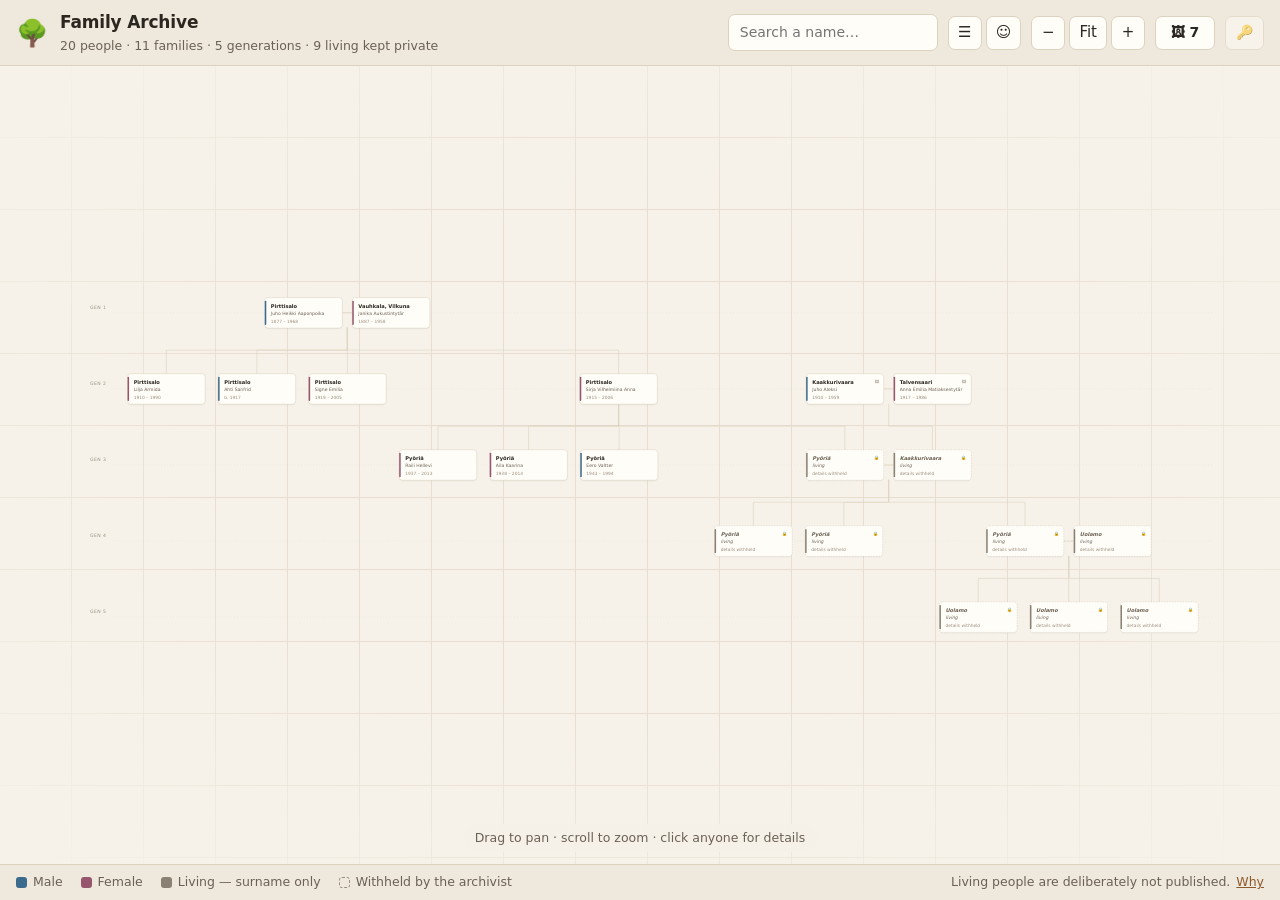
<file: docs/index.html>
<!doctype html>
<html lang="en">
<head>
<meta charset="utf-8">
<meta name="viewport" content="width=device-width, initial-scale=1, viewport-fit=cover">
<title>Family Archive — the tree</title>
<meta name="description" content="An interactive family tree built from a curated GEDCOM. Living people are shown by surname only.">
<meta name="robots" content="noindex, noarchive">
<link rel="icon" href="data:image/svg+xml,<svg xmlns='http://www.w3.org/2000/svg' viewBox='0 0 32 32'><text y='26' font-size='26'>🌳</text></svg>">
<link rel="stylesheet" href="./styles.css">
</head>
<body>

<header class="topbar">
  <div class="brand">
    <span class="brand-mark" aria-hidden="true">🌳</span>
    <div>
      <h1>Family Archive</h1>
      <p class="brand-sub" id="subtitle">Loading the tree…</p>
    </div>
  </div>

  <div class="controls">
    <div class="search">
      <input type="search" id="search" placeholder="Search a name…" autocomplete="off"
             aria-label="Search for a person" spellcheck="false">
      <ul id="results" class="results" role="listbox" hidden></ul>
    </div>
    <div class="zoom" role="group" aria-label="View">
      <button type="button" id="view-compact" title="Compact cards">☰</button>
      <button type="button" id="view-portrait" title="Cards with photographs">☺</button>
    </div>
    <div class="zoom" role="group" aria-label="Zoom">
      <button type="button" id="zoom-out" title="Zoom out">−</button>
      <button type="button" id="zoom-fit" title="Fit the whole tree">Fit</button>
      <button type="button" id="zoom-in" title="Zoom in">+</button>
    </div>
  </div>
</header>

<main id="stage" class="stage" tabindex="0" aria-label="Family tree, drag to pan and scroll to zoom">
  <svg id="tree" role="img" aria-labelledby="tree-title">
    <title id="tree-title">Family tree diagram</title>
    <defs>
      <!-- userSpaceOnUse resolves in the card's own coordinates, so one
           definition clips every portrait wherever its card ends up. -->
      <clipPath id="face-clip" clipPathUnits="userSpaceOnUse">
        <circle cx="102" cy="44" r="30"></circle>
      </clipPath>
    </defs>
    <g id="viewport">
      <g id="layer-links"></g>
      <g id="layer-nodes"></g>
    </g>
  </svg>

  <p class="hint" id="hint">Drag to pan · scroll to zoom · click anyone for details</p>
  <div class="loading" id="loading">Loading…</div>
</main>

<aside class="panel" id="panel" hidden aria-live="polite">
  <button type="button" class="panel-close" id="panel-close" aria-label="Close details">×</button>
  <div id="panel-body"></div>
</aside>

<footer class="legend">
  <span class="key"><i class="swatch swatch-m"></i>Male</span>
  <span class="key"><i class="swatch swatch-f"></i>Female</span>
  <span class="key"><i class="swatch swatch-living"></i>Living — surname only</span>
  <span class="key"><i class="swatch swatch-withheld"></i>Withheld by the archivist</span>
  <span class="key note" id="privacy-note">
    Living people are deliberately not published. <a href="./privacy.html">Why</a>
  </span>
</footer>

<script src="./visibility.js"></script>
<script src="./app.js"></script>
<script src="./editor.js"></script>
</body>
</html>
</file>
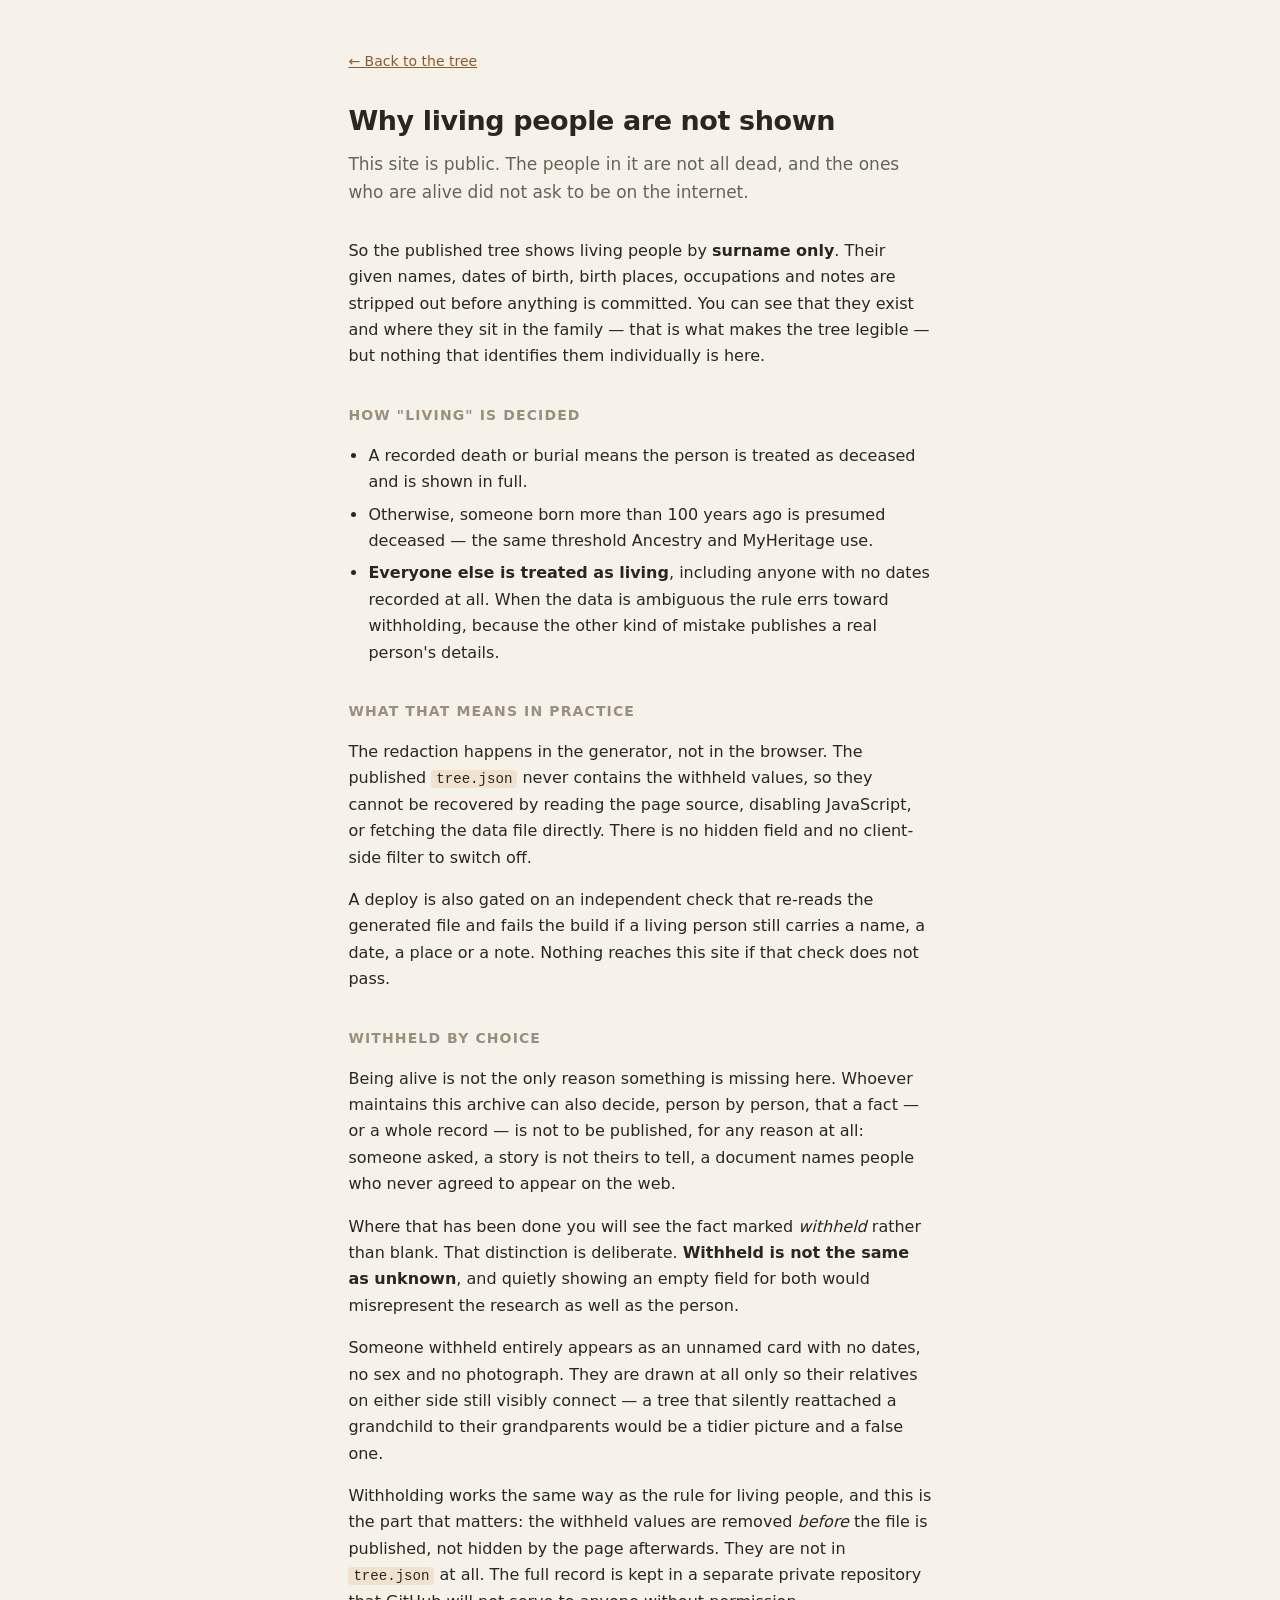
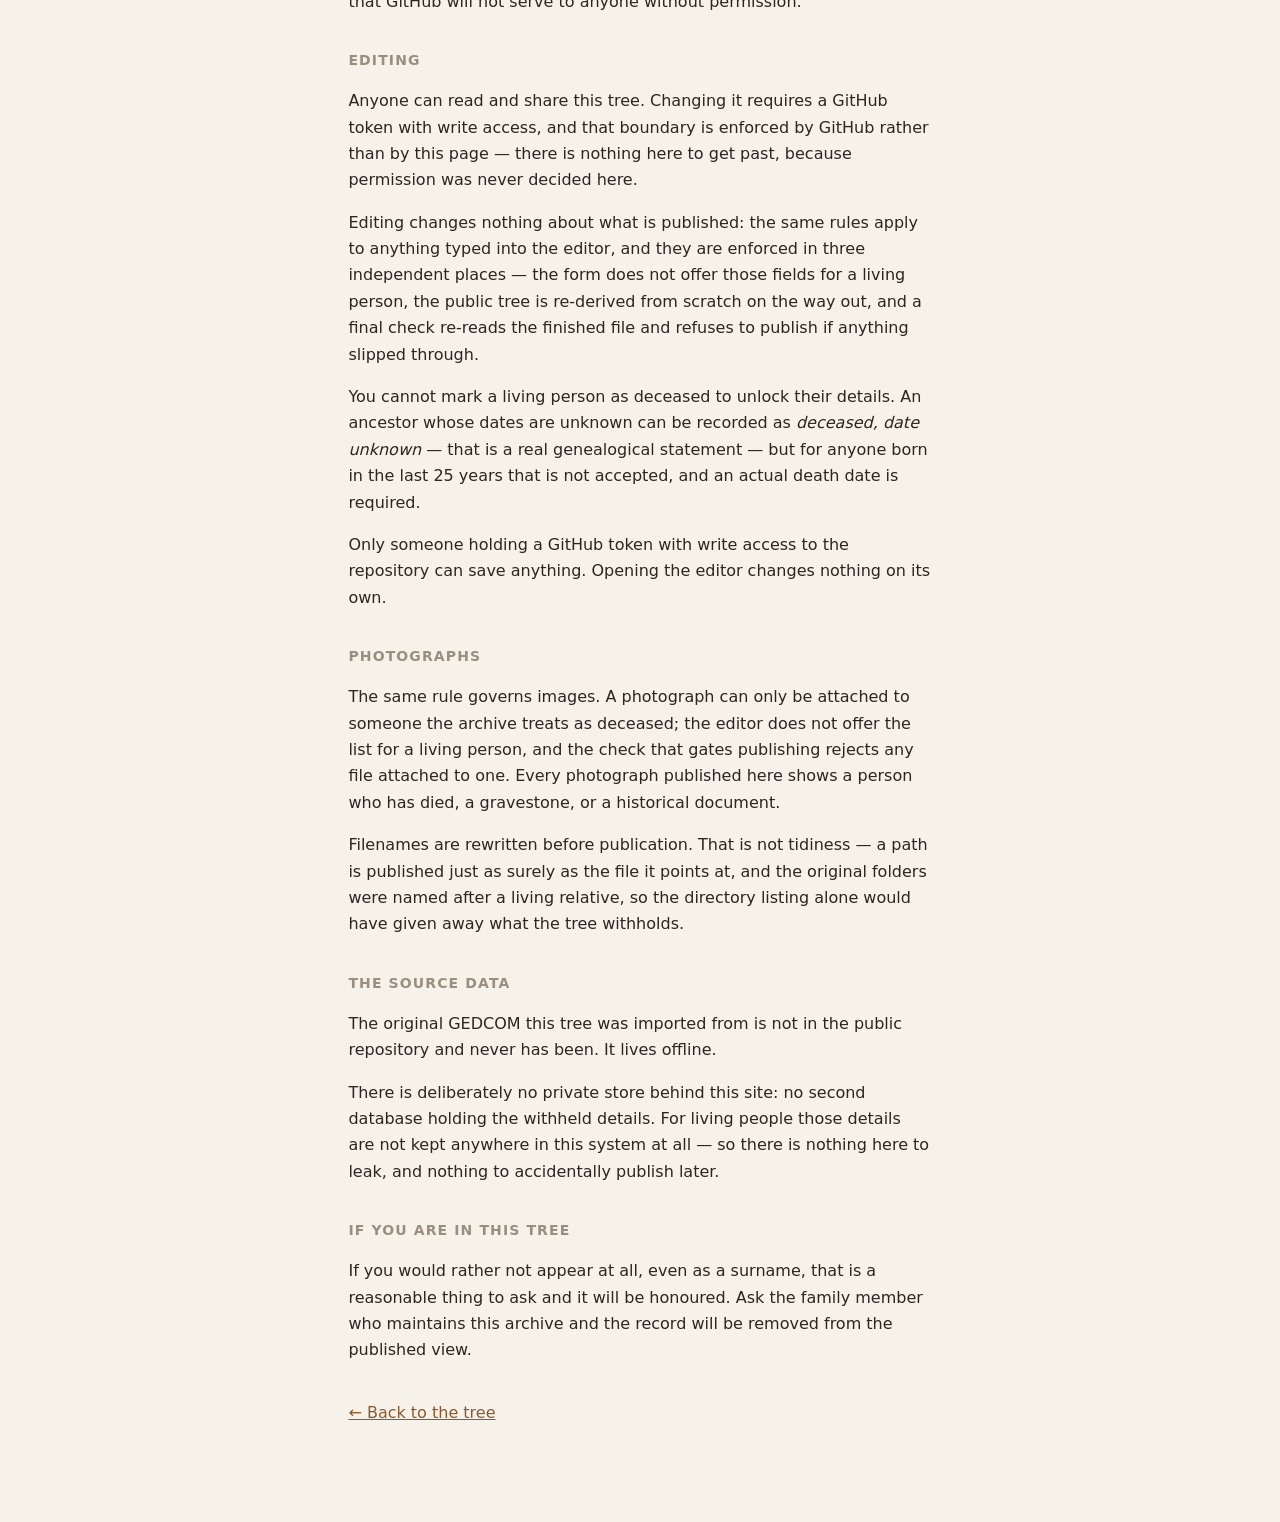
<file: docs/privacy.html>
<!doctype html>
<html lang="en">
<head>
<meta charset="utf-8">
<meta name="viewport" content="width=device-width, initial-scale=1">
<title>Why living people are not shown — Family Archive</title>
<meta name="robots" content="noindex, noarchive">
<link rel="icon" href="data:image/svg+xml,<svg xmlns='http://www.w3.org/2000/svg' viewBox='0 0 32 32'><text y='26' font-size='26'>🌳</text></svg>">
<link rel="stylesheet" href="./styles.css">
<style>
  /* This page is prose, not a canvas — override the app's fixed-height shell. */
  body { display: block; overflow: auto; }
  .prose {
    max-width: 62ch;
    margin: 0 auto;
    padding: 48px 24px 80px;
    font-size: 16px;
    line-height: 1.65;
  }
  .prose h1 { font-size: 27px; letter-spacing: -.015em; margin: 0 0 6px; }
  .prose .lede { color: var(--ink-soft); margin: 0 0 32px; font-size: 17px; }
  .prose h2 {
    font-size: 14px; text-transform: uppercase; letter-spacing: .08em;
    color: var(--ink-faint); margin: 34px 0 8px;
  }
  .prose p, .prose li { color: var(--ink); }
  .prose ul { padding-left: 20px; }
  .prose li { margin-bottom: 6px; }
  .prose a { color: var(--accent); }
  .prose code {
    font-family: ui-monospace, SFMono-Regular, Menlo, monospace;
    font-size: .88em;
    background: var(--accent-soft);
    padding: 1px 5px;
    border-radius: 4px;
  }
  .back { display: inline-block; margin-bottom: 26px; font-size: 14px; }
</style>
</head>
<body>
<div class="prose">

  <a class="back" href="./">← Back to the tree</a>

  <h1>Why living people are not shown</h1>
  <p class="lede">
    This site is public. The people in it are not all dead, and the ones who are
    alive did not ask to be on the internet.
  </p>

  <p>
    So the published tree shows living people by <strong>surname only</strong>.
    Their given names, dates of birth, birth places, occupations and notes are
    stripped out before anything is committed. You can see that they exist and
    where they sit in the family — that is what makes the tree legible — but
    nothing that identifies them individually is here.
  </p>

  <h2>How "living" is decided</h2>
  <ul>
    <li>A recorded death or burial means the person is treated as deceased and
      is shown in full.</li>
    <li>Otherwise, someone born more than 100 years ago is presumed deceased —
      the same threshold Ancestry and MyHeritage use.</li>
    <li><strong>Everyone else is treated as living</strong>, including anyone
      with no dates recorded at all. When the data is ambiguous the rule errs
      toward withholding, because the other kind of mistake publishes a real
      person's details.</li>
  </ul>

  <h2>What that means in practice</h2>
  <p>
    The redaction happens in the generator, not in the browser. The published
    <code>tree.json</code> never contains the withheld values, so they cannot be
    recovered by reading the page source, disabling JavaScript, or fetching the
    data file directly. There is no hidden field and no client-side filter to
    switch off.
  </p>
  <p>
    A deploy is also gated on an independent check that re-reads the generated
    file and fails the build if a living person still carries a name, a date, a
    place or a note. Nothing reaches this site if that check does not pass.
  </p>

  <h2>Withheld by choice</h2>
  <p>
    Being alive is not the only reason something is missing here. Whoever
    maintains this archive can also decide, person by person, that a fact — or a
    whole record — is not to be published, for any reason at all: someone asked,
    a story is not theirs to tell, a document names people who never agreed to
    appear on the web.
  </p>
  <p>
    Where that has been done you will see the fact marked <em>withheld</em>
    rather than blank. That distinction is deliberate. <strong>Withheld is not
    the same as unknown</strong>, and quietly showing an empty field for both
    would misrepresent the research as well as the person.
  </p>
  <p>
    Someone withheld entirely appears as an unnamed card with no dates, no sex
    and no photograph. They are drawn at all only so their relatives on either
    side still visibly connect — a tree that silently reattached a grandchild to
    their grandparents would be a tidier picture and a false one.
  </p>
  <p>
    Withholding works the same way as the rule for living people, and this is
    the part that matters: the withheld values are removed <em>before</em> the
    file is published, not hidden by the page afterwards. They are not in
    <code>tree.json</code> at all. The full record is kept in a separate private
    repository that GitHub will not serve to anyone without permission.
  </p>

  <h2>Editing</h2>
  <p>
    Anyone can read and share this tree. Changing it requires a GitHub token
    with write access, and that boundary is enforced by GitHub rather than by
    this page — there is nothing here to get past, because permission was never
    decided here.
  </p>
  <p>
    Editing changes nothing about what is published: the same rules apply to
    anything typed into the editor, and they are enforced in three independent
    places — the form does not offer those fields for a living person, the
    public tree is re-derived from scratch on the way out, and a final check
    re-reads the finished file and refuses to publish if anything slipped
    through.
  </p>
  <p>
    You cannot mark a living person as deceased to unlock their details. An
    ancestor whose dates are unknown can be recorded as
    <em>deceased, date unknown</em> — that is a real genealogical statement —
    but for anyone born in the last 25 years that is not accepted, and an actual
    death date is required.
  </p>
  <p>
    Only someone holding a GitHub token with write access to the repository can
    save anything. Opening the editor changes nothing on its own.
  </p>

  <h2>Photographs</h2>
  <p>
    The same rule governs images. A photograph can only be attached to someone
    the archive treats as deceased; the editor does not offer the list for a
    living person, and the check that gates publishing rejects any file attached
    to one. Every photograph published here shows a person who has died, a
    gravestone, or a historical document.
  </p>
  <p>
    Filenames are rewritten before publication. That is not tidiness — a path is
    published just as surely as the file it points at, and the original folders
    were named after a living relative, so the directory listing alone would have
    given away what the tree withholds.
  </p>

  <h2>The source data</h2>
  <p>
    The original GEDCOM this tree was imported from is not in the public
    repository and never has been. It lives offline.
  </p>
  <p>
    There is deliberately no private store behind this site: no second database
    holding the withheld details. For living people those details are not kept
    anywhere in this system at all — so there is nothing here to leak, and
    nothing to accidentally publish later.
  </p>

  <h2>If you are in this tree</h2>
  <p>
    If you would rather not appear at all, even as a surname, that is a
    reasonable thing to ask and it will be honoured. Ask the family member who
    maintains this archive and the record will be removed from the published
    view.
  </p>

  <p style="margin-top:36px"><a href="./">← Back to the tree</a></p>
</div>
</body>
</html>
</file>
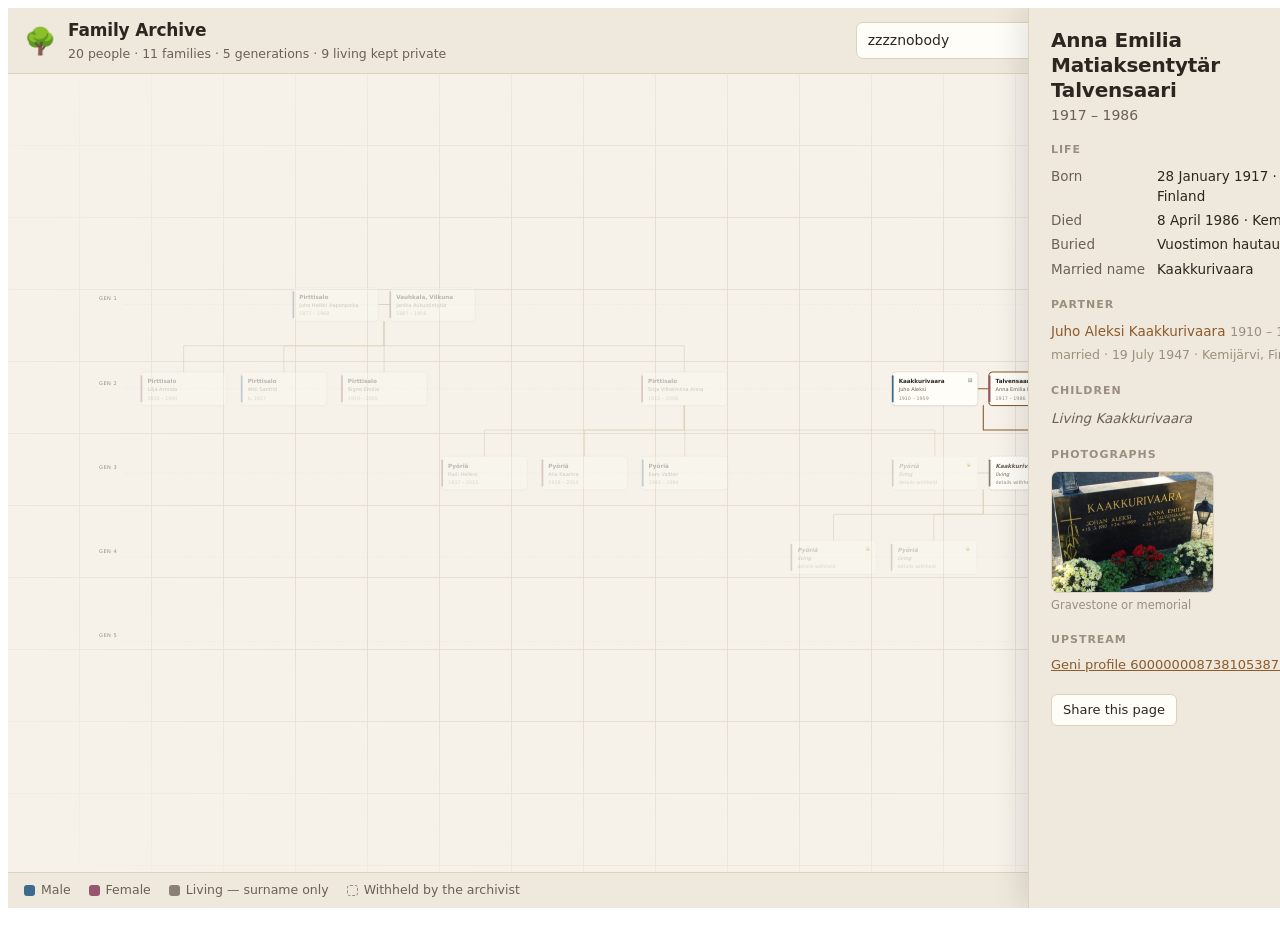
<file: tools/drivertest.html>
<!doctype html>
<meta charset="utf-8">
<title>PENDING</title>
<!-- Browser test for the published tree. Lives outside site/ so it is never
     deployed, but stays same-origin with it when the repo root is served:

       python3 -m http.server 8123
       google-chrome --headless=new --disable-gpu --virtual-time-budget=20000 \
         --dump-dom http://127.0.0.1:8123/tools/drivertest.html | grep -o '<title>[^<]*'

     It drives the real page — real MouseEvents on real elements — rather than
     testing the module in isolation, and asserts that no living person's data
     reaches the rendered output. -->
<iframe id="f" src="../docs/index.html" style="width:1400px;height:900px;border:0"></iframe>
<pre id="log"></pre>
<script>
const SUITE = 'drivertest';
const results = [];
const ok = (name, cond, extra = '') =>
  results.push(`${cond ? 'PASS' : 'FAIL'}  ${name}${extra ? ' :: ' + extra : ''}`);

const sleep = (ms) => new Promise((r) => setTimeout(r, ms));

// Click the way the page actually receives it: a real bubbling MouseEvent on
// the element, not a synthetic .click() on a wrapper.
function realClick(el, win) {
  const r = el.getBoundingClientRect();
  for (const type of ['pointerdown', 'mousedown', 'pointerup', 'mouseup', 'click']) {
    el.dispatchEvent(new win.MouseEvent(type, {
      bubbles: true, cancelable: true, view: win,
      clientX: r.left + r.width / 2, clientY: r.top + r.height / 2,
    }));
  }
}

(async function run() {
  const frame = document.getElementById('f');
  await new Promise((r) => frame.addEventListener('load', r, { once: true }));
  const win = frame.contentWindow;
  const doc = frame.contentDocument;

  // Wait for the async boot (fetch + layout + render) to finish.
  for (let i = 0; i < 80 && !doc.querySelector('.node'); i++) await sleep(50);

  const nodes = [...doc.querySelectorAll('.node')];
  ok('renders every person', nodes.length === 20, `got ${nodes.length}`);
  ok('loading indicator removed', !doc.getElementById('loading'));

  // ── a deceased person opens with full detail ──────────────────────────────
  const deceased = nodes.find((n) => !n.classList.contains('living'));
  realClick(deceased, win);
  await sleep(60);
  const panel = doc.getElementById('panel');
  ok('click opens the detail panel', !panel.hasAttribute('hidden'));
  const h2 = panel.querySelector('h2');
  ok('panel names the person', !!h2 && h2.textContent.trim().length > 0,
     h2 && h2.textContent);
  ok('deceased panel has no redaction notice', !panel.querySelector('.redacted'));
  ok('selection highlights the node', deceased.classList.contains('selected'));
  ok('unrelated nodes dim', doc.querySelectorAll('.node.dimmed').length > 0);

  // ── relative links navigate ───────────────────────────────────────────────
  const link = panel.querySelector('[data-goto]');
  if (link) {
    const before = panel.querySelector('h2').textContent;
    realClick(link, win);
    await sleep(60);
    ok('relative link navigates', panel.querySelector('h2').textContent !== before);
  } else {
    ok('relative link navigates', false, 'no relative link found');
  }

  // ── a living person is masked, in the card and in the panel ───────────────
  const living = nodes.find((n) => n.classList.contains('living'));
  realClick(living, win);
  await sleep(60);
  ok('living panel explains the redaction', !!panel.querySelector('.redacted'));
  ok('living panel shows no Born row',
     ![...panel.querySelectorAll('dt')].some((d) => d.textContent === 'Born'));
  ok('living card name starts with the mask',
     living.querySelector('.nm').textContent.length > 0
     && living.textContent.includes('living'));

  // ── escape closes ─────────────────────────────────────────────────────────
  doc.dispatchEvent(new win.KeyboardEvent('keydown', { key: 'Escape', bubbles: true }));
  await sleep(60);
  ok('escape closes the panel', panel.hasAttribute('hidden'));
  ok('escape clears dimming', doc.querySelectorAll('.node.dimmed').length === 0);

  // ── search ────────────────────────────────────────────────────────────────
  const input = doc.getElementById('search');
  input.value = 'pirttisalo';
  input.dispatchEvent(new win.Event('input', { bubbles: true }));
  await sleep(60);
  const hits = [...doc.querySelectorAll('#results li[data-id]')];
  ok('search finds a surname', hits.length >= 4, `${hits.length} hits`);

  // Diacritic folding: "pyoria" must find "Pyöriä".
  input.value = 'pyoria';
  input.dispatchEvent(new win.Event('input', { bubbles: true }));
  await sleep(60);
  ok('search folds diacritics',
     doc.querySelectorAll('#results li[data-id]').length > 0);

  input.value = 'zzzznobody';
  input.dispatchEvent(new win.Event('input', { bubbles: true }));
  await sleep(60);
  ok('search handles no match', !!doc.querySelector('#results .r-empty'));

  // ── zoom actually changes the transform ───────────────────────────────────
  const vp = doc.getElementById('viewport');
  const t0 = vp.getAttribute('transform');
  realClick(doc.getElementById('zoom-in'), win);
  await sleep(60);
  const t1 = vp.getAttribute('transform');
  ok('zoom in changes the view', t0 !== t1);
  realClick(doc.getElementById('zoom-fit'), win);
  await sleep(60);
  ok('fit changes the view again', vp.getAttribute('transform') !== t1);

  const scale = parseFloat(/scale\(([-\d.]+)\)/.exec(vp.getAttribute('transform'))[1]);
  ok('fit scale is sane', scale > 0.15 && scale <= 1.25, `scale=${scale.toFixed(3)}`);

  // ── nothing about a living person may reach the output ────────────────────
  //
  // Checked structurally rather than against a list of names: writing the
  // children's real names into a public test file to assert they are absent
  // would leak exactly what it claims to protect. This also stays correct when
  // the family grows.
  const payload = await (await win.fetch('./data/tree.json')).json();
  const livingIds = new Set(payload.people.filter((p) => p.living).map((p) => p.id));
  ok('the payload has living people to protect', livingIds.size > 0,
     `${livingIds.size} living`);

  const fieldLeaks = payload.people.filter((p) => p.living).filter((p) =>
    p.given || p.married || p.nick || p.occupation || p.geniId
    || p.birth || p.death || p.burial
    || (p.aka && p.aka.length) || (p.notes && p.notes.length));
  ok('served payload holds no living person fields', fieldLeaks.length === 0,
     fieldLeaks.map((p) => p.id).join(','));

  ok('every living name is masked',
     payload.people.filter((p) => p.living).every((p) => /^Living\b/.test(p.name)));

  // A year anywhere on a living person's card would be a date that escaped.
  const livingCards = [...doc.querySelectorAll('.node.living')];
  const withYear = livingCards.filter((n) => /\b(1[89]|20)\d\d\b/.test(n.textContent));
  ok('no living card shows a year', withYear.length === 0,
     `${withYear.length} of ${livingCards.length}`);

  // Open every living person in turn and confirm the panel stays empty of facts.
  let badPanels = 0;
  for (const card of livingCards) {
    realClick(card, win);
    await sleep(25);
    const hasFacts = [...panel.querySelectorAll('dt')]
      .some((d) => ['Born', 'Died', 'Buried', 'Occupation', 'Known as']
        .includes(d.textContent));
    if (hasFacts || !panel.querySelector('.redacted')) badPanels++;
  }
  ok('every living panel withholds every fact', badPanels === 0,
     `${badPanels} of ${livingCards.length} wrong`);

  // And a deceased person must still show real detail, or the redaction has
  // simply eaten the whole site and the tests above would pass vacuously.
  const anyDeceased = nodes.find((n) => !n.classList.contains('living'));
  realClick(anyDeceased, win);
  await sleep(40);
  ok('deceased people still show real detail',
     [...panel.querySelectorAll('dt')].some((d) => d.textContent === 'Born'));

  // ── photographs ───────────────────────────────────────────────────────────
  const T = win.Tree;
  const media = T.media;
  ok('the photograph catalogue loads', (media.items || []).length > 0,
     `${(media.items || []).length} items`);
  ok('a gallery button appears', !!doc.getElementById('gallery-btn'));

  const withShots = payload.people.find((p) => (p.media || []).length);
  ok('at least one person has a photograph', !!withShots);
  if (withShots) {
    T.select(withShots.id);
    await sleep(80);
    ok('the panel shows the photographs',
       panel.querySelectorAll('.shot img').length === withShots.media.length);

    realClick(panel.querySelector('.shot img'), win);
    await sleep(80);
    const lb = doc.getElementById('lightbox');
    ok('clicking a photograph opens the lightbox', lb && !lb.hidden);
    ok('the lightbox shows a full image', !!lb.querySelector('figure img'));
    doc.dispatchEvent(new win.KeyboardEvent('keydown', { key: 'Escape', bubbles: true }));
    await sleep(60);
    ok('escape closes the lightbox', doc.getElementById('lightbox').hidden);
  }

  realClick(doc.getElementById('gallery-btn'), win);
  await sleep(100);
  const gal = doc.querySelector('.gallery');
  ok('the gallery lists every published photograph',
     gal && gal.querySelectorAll('.shot img').length === media.items.length,
     gal ? `${gal.querySelectorAll('.shot img').length}` : 'no gallery');
  doc.dispatchEvent(new win.KeyboardEvent('keydown', { key: 'Escape', bubbles: true }));
  await sleep(60);

  // No living person may be pictured, by any route.
  ok('no living person has a photograph',
     payload.people.filter((p) => p.living).every((p) => !(p.media || []).length));

  // Every published image must actually load, not 404 into a broken icon.
  let broken = 0;
  for (const m of media.items) {
    const r = await win.fetch('./media/' + m.file, { method: 'GET' });
    if (!r.ok) broken++;
  }
  ok('every catalogued image is actually served', broken === 0, `${broken} missing`);

  // ── what a guest can do ───────────────────────────────────────────────────

  // The portrait view is a relayout, not a stylesheet swap: the cards change
  // size, so everything must still be drawn and still be clickable.
  const compactCards = doc.querySelectorAll('.node').length;
  T.setViewMode('portrait');
  await sleep(160);
  ok('portrait view keeps every card',
     doc.querySelectorAll('.node').length === compactCards);
  ok('portrait view draws a face for everyone',
     doc.querySelectorAll('.node .face-ring').length === compactCards);

  // The one thing that must never happen: a living person's photograph.
  const livingFaces = [...doc.querySelectorAll('.node.living')]
    .filter((n) => n.querySelector('image.face')).length;
  ok('no living person is given a portrait image', livingFaces === 0);

  const anyPhoto = T.data.people.find((p) => !p.living && T.portraitFor(p));
  if (anyPhoto) {
    const node = [...doc.querySelectorAll('.node')]
      .find((n) => n.dataset.id === anyPhoto.id);
    ok('a deceased person with a portrait gets an image',
       !!node && !!node.querySelector('image.face'));
  } else {
    ok('a deceased person with a portrait gets an image', true, 'none in this tree');
  }

  T.setViewMode('compact');
  await sleep(160);
  ok('switching back restores the compact cards',
     doc.querySelectorAll('.node').length === compactCards
     && !doc.querySelector('.node .face-ring'));

  // Sharing: a link that names a person, and no more than that.
  const someone = T.data.people.find((p) => !p.living);
  T.select(someone.id);
  await sleep(80);
  const shareLink = T.shareUrl(someone.id);
  ok('a share link names the person',
     shareLink.includes(encodeURIComponent(someone.id)) || shareLink.includes(someone.id));
  ok('a share link never carries the private build flag',
     !/[?&]private=/.test(shareLink));
  ok('the address bar follows the selection',
     win.location.search.includes('person='));
  ok('the panel offers a share button', !!doc.getElementById('share-person'));

  T.setViewMode('portrait');
  await sleep(120);
  ok('a share link carries the card style', /[?&]view=portrait/.test(T.shareUrl(someone.id)));
  T.setViewMode('compact');
  await sleep(120);

  T.clearSelection();
  await sleep(60);
  ok('clearing the selection clears the link', !win.location.search.includes('person='));

  report(results);
})().catch((e) => {
  document.getElementById('log').textContent = 'THREW: ' + e.stack;
  document.title = 'THREW';
  report(['FAIL  harness threw :: ' + String(e.message)]);
});

// Canvas encoding never completes under --virtual-time-budget, so this suite
// has to run in real time — and a real-time headless Chrome gives no reliable
// moment to read the DOM. Reporting back through the server's access log is the
// one channel that always survives.
function report(lines) {
  document.getElementById('log').textContent = lines.join('\n');
  const failed = lines.filter((r) => r.startsWith('FAIL')).length;
  document.title = `DONE ${lines.length - failed}/${lines.length}`;
  const payload = encodeURIComponent(
    `${lines.length - failed}/${lines.length}::` +
    lines.filter((r) => r.startsWith('FAIL')).join(' ;; ').slice(0, 900));
  fetch(`/__result__?suite=${SUITE}&r=${payload}`).catch(() => {});
}
</script>
</file>
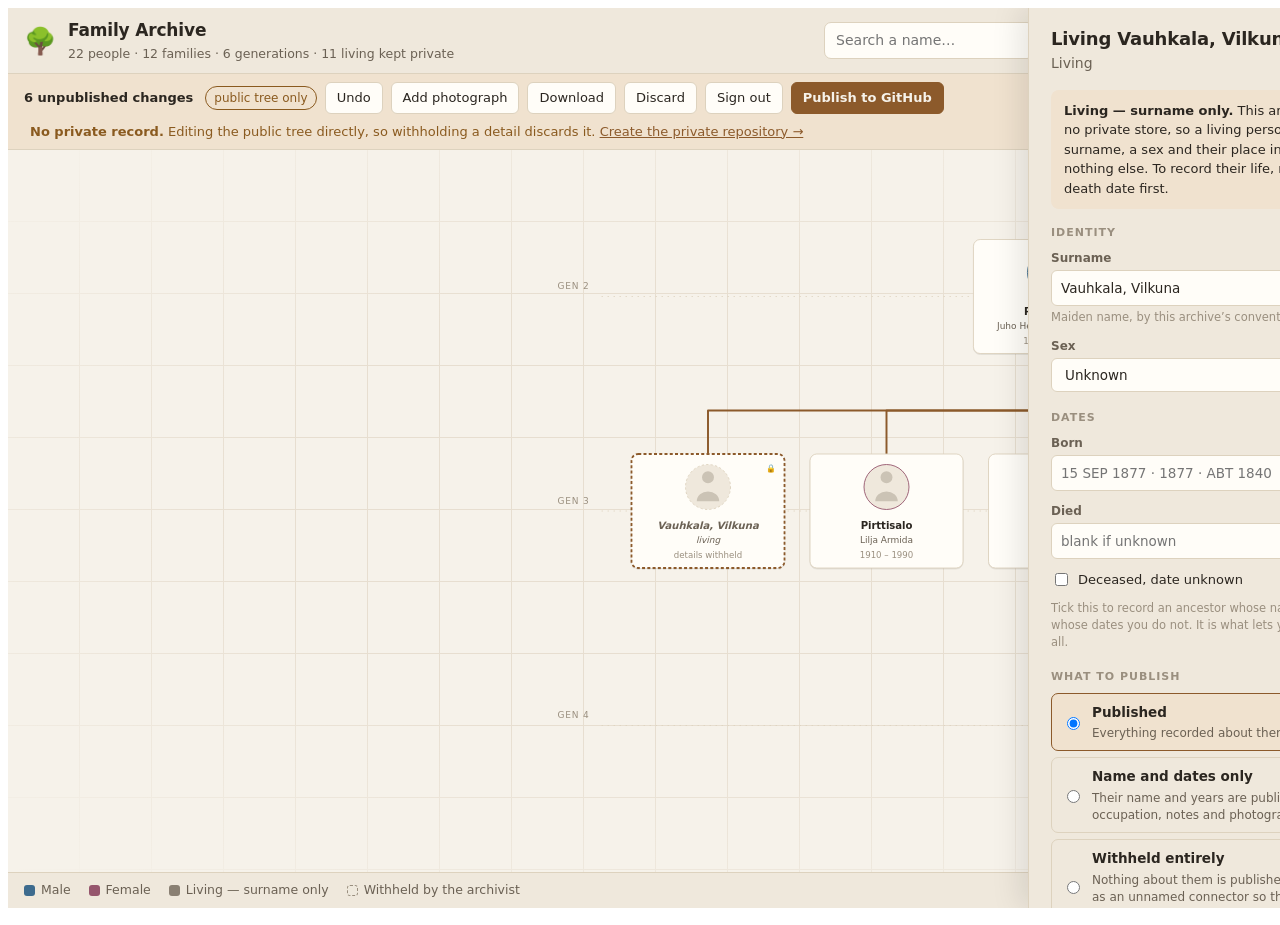
<file: tools/editortest.html>
<!doctype html>
<meta charset="utf-8">
<title>PENDING</title>
<!-- Browser test for the editor. Same-origin with docs/ when the repo root is
     served. Drives the real editing UI and asserts the one invariant that
     matters: a living person cannot acquire a name, a date or a place, by any
     route, and nothing that would break it can be published.

       python3 -m http.server 8199
       google-chrome --headless=new --disable-gpu --virtual-time-budget=25000 \
         --dump-dom http://127.0.0.1:8199/tools/editortest.html | grep -o '<title>[^<]*'
-->
<iframe id="f" src="../docs/index.html" style="width:1400px;height:900px;border:0"></iframe>
<pre id="log"></pre>
<script>
const SUITE = 'editortest';
const results = [];
const ok = (name, cond, extra = '') =>
  results.push(`${cond ? 'PASS' : 'FAIL'}  ${name}${extra ? ' :: ' + extra : ''}`);
const sleep = (ms) => new Promise((r) => setTimeout(r, ms));

function click(el, win) {
  el.dispatchEvent(new win.MouseEvent('click', { bubbles: true, cancelable: true, view: win }));
}
function typeInto(input, win, value) {
  input.value = value;
  input.dispatchEvent(new win.Event('change', { bubbles: true }));
}

(async function run() {
  const frame = document.getElementById('f');
  await new Promise((r) => frame.addEventListener('load', r, { once: true }));
  const win = frame.contentWindow;
  const doc = frame.contentDocument;

  // Editing must never be the default: a visitor gets the read-only tree.
  win.localStorage.clear();
  win.sessionStorage.clear();

  for (let i = 0; i < 100 && !doc.querySelector('.node'); i++) await sleep(50);
  for (let i = 0; i < 100 && !win.Editor; i++) await sleep(50);

  const E = win.Editor;
  const T = win.Tree;
  ok('editor loaded', !!E && !!T);
  ok('edit bar hidden until asked', doc.getElementById('editbar').hidden);
  ok('panel is read-only by default', T.onPanel === null);

  // ── a visitor is offered nothing to edit with ─────────────────────────────
  ok('role starts as guest', E.role === 'guest');
  ok('guest sees no edit toggle', doc.getElementById('edit-toggle').hidden);
  ok('guest sees the sign-in key', !doc.getElementById('unlock').hidden);
  click(doc.getElementById('edit-toggle'), win);
  await sleep(60);
  ok('a guest cannot reach edit mode by clicking the hidden toggle',
     T.onPanel === null && doc.getElementById('editbar').hidden);

  const before = T.data.people.length;

  // ── enter edit mode ───────────────────────────────────────────────────────
  // No token here, so the private repository is unreachable and the editor
  // falls back to working on the public tree — which is the mode the rest of
  // this suite asserts against.
  await E.becomeAdmin();
  await sleep(60);
  ok('archivist sees the edit toggle', !doc.getElementById('edit-toggle').hidden);
  ok('archivist sees no sign-in key', doc.getElementById('unlock').hidden);
  ok('without a private repo the working copy stays the public one',
     E.fullRecord === false);
  click(doc.getElementById('edit-toggle'), win);
  await sleep(60);
  ok('edit bar appears', !doc.getElementById('editbar').hidden);
  ok('publish disabled with no changes', doc.getElementById('btn-publish').disabled);

  // ── edit a deceased person: full detail allowed ───────────────────────────
  const dead = T.data.people.find((p) => !p.living);
  T.select(dead.id);
  await sleep(60);
  const body = doc.getElementById('panel-body');
  ok('deceased form offers given names', !!body.querySelector('#f-given'));
  ok('deceased form offers occupation', !!body.querySelector('#f-occupation'));

  typeInto(body.querySelector('#f-occupation'), win, 'kalastaja');
  await sleep(80);
  ok('an edit is recorded',
     T.data.people.find((p) => p.id === dead.id).occupation === 'kalastaja');
  ok('publish enabled once dirty', !doc.getElementById('btn-publish').disabled);

  // ── a living person's form must not offer the forbidden fields ────────────
  const living = T.data.people.find((p) => p.living);
  T.select(living.id);
  await sleep(60);
  ok('living form hides given names', !body.querySelector('#f-given'));
  ok('living form hides occupation', !body.querySelector('#f-occupation'));
  ok('living form hides notes', !body.querySelector('#f-notes'));
  ok('living form hides birth place', !body.querySelector('#f-birthPlace'));
  ok('living form explains why', !!body.querySelector('.redacted'));
  ok('living surname is editable', !!body.querySelector('#f-surname'));

  // ── the invariant: a recent birth date cannot unlock detail ───────────────
  typeInto(body.querySelector('#f-birthDate'), win, '14 MAR 2019');
  await sleep(90);
  const after = T.data.people.find((p) => p.id === living.id);
  ok('a recent birth date does not store a birth record', after.birth === null,
     JSON.stringify(after.birth));
  ok('person stays living after a recent birth date', after.living === true);
  ok('name stays masked', /^Living\b/.test(after.name));

  // ── recording a death is what unlocks detail, and only then ───────────────
  T.select(living.id);
  await sleep(60);
  typeInto(doc.getElementById('f-deathDate'), win, '3 MAR 2024');
  await sleep(90);
  const now = T.data.people.find((p) => p.id === living.id);
  ok('a death date makes the person deceased', now.living === false);
  T.select(living.id);
  await sleep(60);
  ok('given names appear once deceased', !!doc.getElementById('f-given'));

  // Undo it: back to living, and the detail must vanish again.
  typeInto(doc.getElementById('f-deathDate'), win, '');
  await sleep(90);
  T.select(living.id);
  await sleep(60);
  const back = T.data.people.find((p) => p.id === living.id);
  ok('clearing the death date returns them to living', back.living === true);
  ok('detail is stripped on the way back', !back.death && !back.given && !back.occupation);

  // ── adding relatives, including ancestors ─────────────────────────────────
  const root = T.data.people.slice().sort((a, b) => a.generation - b.generation)[0];
  const genBefore = Math.max(...T.data.people.map((p) => p.generation));
  T.select(root.id);
  await sleep(60);
  click([...doc.querySelectorAll('[data-add]')].find((b) => b.dataset.add === 'father'), win);
  await sleep(120);
  ok('adding a father adds a person', T.data.people.length === before + 1);
  const genAfter = Math.max(...T.data.people.map((p) => p.generation));
  ok('the tree grew a generation upward', genAfter === genBefore + 1,
     `${genBefore} -> ${genAfter}`);

  const father = T.data.people.find((p) => p.generation === 0 && p.id !== root.id);
  ok('a new ancestor starts out living (no dates known)',
     T.data.people.some((p) => p.living && p.id !== root.id));

  T.select(root.id);
  await sleep(60);
  click([...doc.querySelectorAll('[data-add]')].find((b) => b.dataset.add === 'child'), win);
  await sleep(120);
  ok('adding a child adds a person', T.data.people.length === before + 2);

  T.select(root.id);
  await sleep(60);
  click([...doc.querySelectorAll('[data-add]')].find((b) => b.dataset.add === 'sibling'), win);
  await sleep(120);
  ok('adding a sibling adds a person', T.data.people.length === before + 3);
  ok('every card still renders', doc.querySelectorAll('.node').length === before + 3);

  // ── undo ──────────────────────────────────────────────────────────────────
  click(doc.getElementById('btn-undo'), win);
  await sleep(120);
  ok('undo removes the last addition', T.data.people.length === before + 2);

  // ── naming an ancestor whose dates are unknown ────────────────────────────
  // This is the workflow the whole feature exists for, and the plain rule
  // ("no death record means living") would otherwise forbid it.
  const anc = T.data.people.find((p) => p.living && p.generation === 0);
  T.select(anc.id);
  await sleep(60);
  const assertBox = doc.getElementById('f-deathAsserted');
  ok('an undated ancestor offers the deceased-date-unknown tick', !!assertBox);

  assertBox.checked = true;
  assertBox.dispatchEvent(new win.Event('change', { bubbles: true }));
  await sleep(100);
  const asserted = T.data.people.find((p) => p.id === anc.id);
  ok('asserting a death makes them deceased', asserted.living === false);
  ok('the assertion carries no invented date',
     asserted.death && asserted.death.asserted === true && !asserted.death.date);

  T.select(anc.id);
  await sleep(60);
  ok('now the ancestor can be named', !!doc.getElementById('f-given'));
  typeInto(doc.getElementById('f-given'), win, 'Matti Aaponpoika');
  typeInto(doc.getElementById('f-surname'), win, 'Vanhatalo');
  await sleep(100);
  const named = T.data.people.find((p) => p.id === anc.id);
  ok('the ancestor keeps the name given', named.name === 'Matti Aaponpoika Vanhatalo',
     named.name);
  ok('their card says the date is unknown, not that it is missing',
     [...doc.querySelectorAll('.node .dt')].some((n) => n.textContent === 'died, date unknown'));

  // Untick: the name must vanish again, because they are living once more.
  T.select(anc.id);
  await sleep(60);
  const box2 = doc.getElementById('f-deathAsserted');
  box2.checked = false;
  box2.dispatchEvent(new win.Event('change', { bubbles: true }));
  await sleep(100);
  const reverted = T.data.people.find((p) => p.id === anc.id);
  ok('unticking returns them to living', reverted.living === true);
  ok('and takes the name back off', !reverted.given && /^Living\b/.test(reverted.name));

  // Put it back so the payload checks below have a named ancestor in them.
  T.select(anc.id);
  await sleep(60);
  const box3 = doc.getElementById('f-deathAsserted');
  box3.checked = true;
  box3.dispatchEvent(new win.Event('change', { bubbles: true }));
  await sleep(100);

  // ── the floor: order of entry must not let a child be published ───────────
  // The dangerous sequence is the other way round from the obvious one: tick
  // "deceased, date unknown" FIRST (which unlocks the fields), then type a
  // recent birth date. A living person's birth date is scrubbed, so the guard
  // has to live in the rule, not in the form.
  const kid = T.data.people.find((p) => p.living && p.generation >= 3);
  T.select(kid.id);
  await sleep(60);
  const kbox = doc.getElementById('f-deathAsserted');
  kbox.checked = true;
  kbox.dispatchEvent(new win.Event('change', { bubbles: true }));
  await sleep(100);
  ok('ticking alone does make an undated person deceased',
     T.data.people.find((p) => p.id === kid.id).living === false);

  T.select(kid.id);
  await sleep(60);
  typeInto(doc.getElementById('f-given'), win, 'Testinimi');
  typeInto(doc.getElementById('f-birthDate'), win, '14 MAR 2019');
  await sleep(120);
  const kidNow = T.data.people.find((p) => p.id === kid.id);
  ok('a recent birth date overrides the bare assertion', kidNow.living === true);
  ok('and the name typed under it is stripped', !kidNow.given, kidNow.given);
  ok('and no birth record survives', !kidNow.birth, JSON.stringify(kidNow.birth));
  ok('their card is masked again', /^Living\b/.test(kidNow.name));

  // A real death date, by contrast, is a specific claim and is honoured.
  T.select(kid.id);
  await sleep(60);
  typeInto(doc.getElementById('f-deathDate'), win, '4 JAN 2024');
  await sleep(120);
  ok('a dated death is still honoured for anyone',
     T.data.people.find((p) => p.id === kid.id).living === false);
  T.select(kid.id);
  await sleep(60);
  typeInto(doc.getElementById('f-deathDate'), win, '');
  await sleep(120);
  ok('clearing it returns them to living and bare',
     T.data.people.find((p) => p.id === kid.id).living === true
     && !T.data.people.find((p) => p.id === kid.id).given);

  // ── attaching photographs ─────────────────────────────────────────────────
  const cat = (T.media && T.media.items) || [];
  if (cat.length) {
    const subject = T.data.people.find((p) => !p.living);
    T.select(subject.id);
    await sleep(70);
    const picks = [...doc.querySelectorAll('[data-media]')];
    ok('a deceased person can be offered photographs', picks.length === cat.length,
       `${picks.length} of ${cat.length}`);

    const target = picks.find((b) => !b.checked);
    const had = (T.data.people.find((p) => p.id === subject.id).media || []).length;
    target.checked = true;
    target.dispatchEvent(new win.Event('change', { bubbles: true }));
    await sleep(110);
    ok('ticking attaches the photograph',
       (T.data.people.find((p) => p.id === subject.id).media || []).length === had + 1);

    T.select(subject.id);
    await sleep(70);
    const untick = [...doc.querySelectorAll('[data-media]')]
      .find((b) => b.dataset.media === target.dataset.media);
    untick.checked = false;
    untick.dispatchEvent(new win.Event('change', { bubbles: true }));
    await sleep(110);
    ok('unticking detaches it again',
       (T.data.people.find((p) => p.id === subject.id).media || []).length === had);

    // A living person is never offered the list at all.
    const someoneLiving = T.data.people.find((p) => p.living);
    T.select(someoneLiving.id);
    await sleep(70);
    ok('a living person is offered no photographs',
       doc.querySelectorAll('[data-media]').length === 0);

    // And a photograph forced onto one is caught before it can publish.
    const rigged = JSON.parse(JSON.stringify(E.buildPayload()));
    const victimId = rigged.people.find((p) => p.living).id;
    rigged.people.find((p) => p.id === victimId).media = [cat[0].file];
    ok('verify() catches a photograph on a living person',
       E.verify(rigged).some((m) => /photograph/.test(m)));
  } else {
    ok('photograph catalogue present', false, 'no media.json loaded');
  }

  // ── uploading ─────────────────────────────────────────────────────────────
  // Build a real JPEG in the page, with EXIF containing GPS, and push it through
  // the actual upload path.
  function makeJpegWithExif(win) {
    return new Promise((resolve) => {
      const c = win.document.createElement('canvas');
      c.width = 3000; c.height = 2000;            // oversized on purpose
      const g = c.getContext('2d');
      g.fillStyle = '#8c5a2b'; g.fillRect(0, 0, 3000, 2000);
      g.fillStyle = '#fff'; g.fillRect(100, 100, 900, 700);
      c.toBlob((blob) => blob.arrayBuffer().then((buf) => {
        const jpeg = new Uint8Array(buf);
        // Splice an APP1/Exif segment in after SOI so there is something to strip.
        const tag = new TextEncoder().encode('Exif\0\0GPSLatitude 65.0 GPSLongitude 25.5');
        const seg = new Uint8Array(4 + tag.length);
        seg[0] = 0xFF; seg[1] = 0xE1;
        seg[2] = ((tag.length + 2) >> 8) & 0xFF; seg[3] = (tag.length + 2) & 0xFF;
        seg.set(tag, 4);
        const out = new Uint8Array(2 + seg.length + (jpeg.length - 2));
        out.set(jpeg.subarray(0, 2), 0);
        out.set(seg, 2);
        out.set(jpeg.subarray(2), 2 + seg.length);
        resolve(new win.File([out], 'Briitta kotona 2024.jpg', { type: 'image/jpeg' }));
      }), 'image/jpeg', 0.95);
    });
  }

  const catBefore = (T.media.items || []).length;
  const file = await makeJpegWithExif(win);
  const asText = new TextDecoder().decode(new Uint8Array(await file.arrayBuffer()));
  ok('the test image really does carry EXIF GPS', asText.includes('GPSLatitude'));

  const staged = await E.stageUpload(file, { caption: 'A test photograph', kind: 'portrait' });
  ok('staging adds it to the catalogue', (T.media.items || []).length === catBefore + 1);
  ok('it is queued, not yet published', E.pending.length === 1);

  const entry = staged.entry;
  ok('the uploaded filename is generated, not taken from the file',
     !/briitta|kotona|2024/i.test(entry.file), entry.file);
  ok('the generated name is URL-safe', /^[a-z0-9.\-]+$/.test(entry.file), entry.file);
  ok('the caption is what was typed', entry.caption === 'A test photograph');

  const processed = new TextDecoder().decode(
    Uint8Array.from(atob(E.pending[0].base64), (c) => c.charCodeAt(0)));
  ok('EXIF is gone from what would be uploaded', !processed.includes('GPSLatitude'));
  ok('the image was downscaled', entry.width <= 2000 && entry.height <= 2000,
     `${entry.width}x${entry.height}`);
  ok('and got smaller', entry.bytes < file.size, `${file.size} -> ${entry.bytes}`);

  // The same bytes twice must not become two files.
  const again = await E.stageUpload(await makeJpegWithExif(win),
    { caption: 'duplicate', kind: 'portrait' });
  ok('an identical image is recognised, not duplicated', !!again.skipped);

  // Attach it, then remove it, and confirm nothing dangles.
  const subj = T.data.people.find((p) => !p.living);
  T.select(subj.id);
  await sleep(80);
  const boxNew = [...doc.querySelectorAll('[data-media]')]
    .find((b) => b.dataset.media === entry.file);
  ok('a queued photograph can be attached straight away', !!boxNew);
  boxNew.checked = true;
  boxNew.dispatchEvent(new win.Event('change', { bubbles: true }));
  await sleep(110);
  ok('attaching a queued photograph works',
     (T.data.people.find((p) => p.id === subj.id).media || []).includes(entry.file));

  const mediaPayload = E.buildMediaPayload();
  ok('the catalogue payload drops browser-only fields',
     mediaPayload.items.every((m) => !('pending' in m) && !('dataUrl' in m)));
  ok('verify() accepts the tree plus catalogue together',
     E.verify(E.buildPayload(), mediaPayload).length === 0,
     E.verify(E.buildPayload(), mediaPayload).slice(0, 2).join(' | '));

  // A reference to a photograph that is not in the catalogue must be caught.
  const dangling = JSON.parse(JSON.stringify(E.buildPayload()));
  dangling.people.find((p) => !p.living).media = ['no-such-photo.jpg'];
  ok('verify() catches a reference to a missing photograph',
     E.verify(dangling, mediaPayload).some((m) => /not in the catalogue/.test(m)));

  E.removePhotograph(entry.file);
  await sleep(110);
  ok('removing takes it out of the catalogue',
     !(T.media.items || []).some((m) => m.file === entry.file));
  ok('removing unqueues it rather than queuing a delete',
     E.pending.length === 0 && E.deletes.size === 0);
  ok('and detaches it from everyone',
     !T.data.people.some((p) => (p.media || []).includes(entry.file)));

  // ── the payload that would be published ───────────────────────────────────
  const payload = E.buildPayload();
  ok('payload is flagged redacted', payload.redacted === true);
  ok('payload is flagged browser-edited', payload.editedInBrowser === true);

  const leaks = payload.people.filter((p) => p.living).filter((p) =>
    p.given || p.married || p.nick || p.occupation || p.geniId
    || p.birth || p.death || p.burial
    || (p.aka || []).length || (p.notes || []).length);
  ok('no living person in the payload carries data', leaks.length === 0,
     leaks.map((p) => p.id).join(','));
  ok('verify() passes on a clean payload', E.verify(payload).length === 0,
     E.verify(payload).slice(0, 2).join(' | '));

  // ── verify() must actually catch a violation, not just pass ───────────────
  const tampered = JSON.parse(JSON.stringify(payload));
  const victim = tampered.people.find((p) => p.living);
  victim.given = 'Smuggled';
  victim.birth = { date: { source: '14 MAR 2019', display: '1 December 2021',
                           year: 2021, precision: 'day' }, place: 'Tampere', asserted: false };
  const caught = E.verify(tampered);
  ok('verify() catches smuggled given names', caught.some((m) => /given/.test(m)));
  ok('verify() catches smuggled birth records', caught.some((m) => /birth/.test(m)));

  const broken = JSON.parse(JSON.stringify(payload));
  broken.people[0].parentFamily = '@NOPE@';
  ok('verify() catches a dangling family pointer',
     E.verify(broken).some((m) => /does not exist/.test(m)));

  // ── UTF-8 commit encoding: btoa() alone would throw on ä/ö ────────────────
  let encoded = null, threw = null;
  try { encoded = win.btoa(unescape(encodeURIComponent(JSON.stringify(payload)))); }
  catch (e) { threw = e.message; }
  ok('payload with Finnish characters is encodable', !!encoded && !threw, threw || '');
  ok('payload really does contain non-ASCII',
     /[äöÄÖ]/.test(JSON.stringify(payload)));

  // ── withholding a person ──────────────────────────────────────────────────
  const subject = T.data.people.find(
    (p) => !p.living && p.given && p.notes && p.notes.length);
  T.select(subject.id);
  await sleep(60);
  const vbody = doc.getElementById('panel-body');

  ok('the form offers a visibility level', !!vbody.querySelector('[name="vis-level"]'));
  ok('the form offers per-field withholding', !!vbody.querySelector('[data-hide]'));
  ok('the form previews what a visitor sees', !!vbody.querySelector('.vis-preview'));

  // Withhold one field, and check it is the only thing that goes.
  const occBox = vbody.querySelector('[data-hide="occupation"]');
  occBox.checked = true;
  occBox.dispatchEvent(new win.Event('change', { bubbles: true }));
  await sleep(80);

  let out = E.redactForPublication();
  let shown = out.people.find((p) => p.id === subject.id);
  ok('a withheld occupation does not reach the public tree', !shown.occupation);
  ok('withholding one field leaves the rest', !!shown.given && !!shown.notes.length);
  ok('the working copy still holds the withheld value',
     T.data.people.find((p) => p.id === subject.id).occupation
       === subject.occupation || !subject.occupation);

  // Now withhold the person entirely.
  T.select(subject.id);
  await sleep(60);
  const hideRadio = doc.getElementById('panel-body')
    .querySelector('[name="vis-level"][value="hidden"]');
  hideRadio.checked = true;
  hideRadio.dispatchEvent(new win.Event('change', { bubbles: true }));
  await sleep(90);

  out = E.redactForPublication();
  shown = out.people.find((p) => p.id === subject.id);
  ok('a withheld person keeps no name', shown.name === 'Withheld' && !shown.surname);
  ok('a withheld person keeps no given name', !shown.given);
  ok('a withheld person keeps no dates',
     !shown.birth && !(shown.death && shown.death.date));
  ok('a withheld person keeps no notes or photographs',
     !shown.notes.length && !shown.media.length && !shown.photo);
  ok('a withheld person keeps no sex', shown.sex === 'U');
  ok('a withheld person keeps their place in the tree',
     shown.parentFamily === subject.parentFamily);
  ok('the whole payload still verifies with someone withheld',
     E.verify(E.buildPayload(), E.buildMediaPayload()).length === 0,
     E.verify(E.buildPayload(), E.buildMediaPayload()).join(' | '));

  const withheldCard = doc.querySelector(`.node[data-id="${CSS.escape(subject.id)}"]`)
    || [...doc.querySelectorAll('.node')].find((n) => n.dataset.id === subject.id);
  ok('the withheld card is drawn but unlabelled',
     !!withheldCard && withheldCard.classList.contains('withheld')
     && !/[A-Za-zÄÖäö]{3}/.test(
          [...withheldCard.querySelectorAll('.nm')].map((t) => t.textContent).join('')
            .replace(/withheld/i, '')));

  // Withholding must never be a display-only trick: prove the value is absent
  // from the bytes that would actually be committed, not merely undrawn.
  const wire = JSON.stringify(E.buildPayload());
  ok('the withheld name is absent from the serialised payload',
     !wire.includes(subject.given), subject.given);

  // Put them back.
  T.select(subject.id);
  await sleep(60);
  const showRadio = doc.getElementById('panel-body')
    .querySelector('[name="vis-level"][value="public"]');
  showRadio.checked = true;
  showRadio.dispatchEvent(new win.Event('change', { bubbles: true }));
  await sleep(90);
  shown = E.redactForPublication().people.find((p) => p.id === subject.id);
  ok('un-withholding restores the record', shown.name === subject.name);
  ok('un-withholding does not silently restore a separately withheld field',
     !shown.occupation);

  // ── a draft survives a reload ─────────────────────────────────────────────
  ok('draft was written to localStorage',
     !!win.localStorage.getItem('familyArchive.draft.v1'));

  // ── no token was needed to get this far, and none was stored ──────────────
  ok('no token stored by merely editing',
     !win.localStorage.getItem('familyArchive.token.v1')
     && !win.sessionStorage.getItem('familyArchive.token.v1'));

  report(results);
})().catch((e) => {
  document.getElementById('log').textContent = 'THREW: ' + e.stack;
  document.title = 'THREW';
  report(['FAIL  harness threw :: ' + String(e.message)]);
});

// Canvas encoding never completes under --virtual-time-budget, so this suite
// has to run in real time — and a real-time headless Chrome gives no reliable
// moment to read the DOM. Reporting back through the server's access log is the
// one channel that always survives.
function report(lines) {
  document.getElementById('log').textContent = lines.join('\n');
  const failed = lines.filter((r) => r.startsWith('FAIL')).length;
  document.title = `DONE ${lines.length - failed}/${lines.length}`;
  const payload = encodeURIComponent(
    `${lines.length - failed}/${lines.length}::` +
    lines.filter((r) => r.startsWith('FAIL')).join(' ;; ').slice(0, 900));
  fetch(`/__result__?suite=${SUITE}&r=${payload}`).catch(() => {});
}
</script>
</file>
<file: docs/styles.css>
/* Family Archive — the published tree.
   Two themes, one system: warm paper in light, deep slate in dark. */

:root {
  --paper:        #f6f2ea;
  --paper-2:      #efe8dc;
  --ink:          #2b2620;
  --ink-soft:     #6b6154;
  --ink-faint:    #9a8f7f;
  --rule:         #ddd2be;
  --accent:       #8c5a2b;
  --accent-soft:  #f0e2cf;
  --male:         #3d6b8e;
  --female:       #96566d;
  --unknown:      #7a7266;
  --living:       #8a8073;
  --card:         #fffdf8;
  --withheld-card: #efe9dd;
  --face-bg:       #efe8dc;
  --shadow:       0 1px 2px rgba(43, 38, 32, .08), 0 4px 14px rgba(43, 38, 32, .07);
  --focus:        #b8763a;
  --grid:         #e7ded0;

  --card-w: 204px;
  --card-h: 80px;
}

@media (prefers-color-scheme: dark) {
  :root {
    --paper:       #16181c;
    --paper-2:     #1c1f24;
    --ink:         #e8e3da;
    --ink-soft:    #a8a094;
    --ink-faint:   #6f6a61;
    --rule:        #32373e;
    --accent:      #d9a066;
    --accent-soft: #33291d;
    --male:        #7aa9cd;
    --female:      #cf90a8;
    --unknown:     #9a938a;
    --living:      #7d7a74;
    --card:        #22262c;
    --withheld-card: #1e2126;
    --face-bg:      #1c1f24;
    --shadow:      0 1px 2px rgba(0, 0, 0, .4), 0 4px 16px rgba(0, 0, 0, .3);
    --focus:       #e0ab74;
    --grid:        #23272d;
  }
}

/* The viewer's theme toggle stamps data-theme on the root; it must win. */
:root[data-theme="light"] {
  --paper: #f6f2ea; --paper-2: #efe8dc; --ink: #2b2620; --ink-soft: #6b6154;
  --ink-faint: #9a8f7f; --rule: #ddd2be; --accent: #8c5a2b; --accent-soft: #f0e2cf;
  --male: #3d6b8e; --female: #96566d; --unknown: #7a7266; --living: #8a8073;
  --card: #fffdf8; --withheld-card: #efe9dd; --face-bg: #efe8dc;
  --shadow: 0 1px 2px rgba(43,38,32,.08), 0 4px 14px rgba(43,38,32,.07);
  --focus: #b8763a; --grid: #e7ded0;
}
:root[data-theme="dark"] {
  --paper: #16181c; --paper-2: #1c1f24; --ink: #e8e3da; --ink-soft: #a8a094;
  --ink-faint: #6f6a61; --rule: #32373e; --accent: #d9a066; --accent-soft: #33291d;
  --male: #7aa9cd; --female: #cf90a8; --unknown: #9a938a; --living: #7d7a74;
  --card: #22262c; --withheld-card: #1e2126; --face-bg: #1c1f24;
  --shadow: 0 1px 2px rgba(0,0,0,.4), 0 4px 16px rgba(0,0,0,.3);
  --focus: #e0ab74; --grid: #23272d;
}

* { box-sizing: border-box; }

html, body {
  height: 100%;
  margin: 0;
}

body {
  /* Flex, not a fixed grid-template-rows: the edit bar is inserted at runtime,
     and a template that names a fixed number of rows hands the flexible row to
     whichever child happens to be second. */
  display: flex;
  flex-direction: column;
  background: var(--paper);
  color: var(--ink);
  font: 15px/1.5 ui-sans-serif, system-ui, -apple-system, "Segoe UI", Roboto,
        "Helvetica Neue", Arial, sans-serif;
  -webkit-font-smoothing: antialiased;
  overflow: hidden;
}

/* ── top bar ─────────────────────────────────────────────────────────────── */

.topbar {
  display: flex;
  flex: 0 0 auto;
  align-items: center;
  justify-content: space-between;
  gap: 16px;
  flex-wrap: wrap;
  padding: 10px 16px;
  background: var(--paper-2);
  border-bottom: 1px solid var(--rule);
  z-index: 20;
}

.brand { display: flex; align-items: center; gap: 12px; min-width: 0; }
.brand-mark { font-size: 26px; line-height: 1; }

.topbar h1 {
  margin: 0;
  font-size: 17px;
  font-weight: 650;
  letter-spacing: -.01em;
}

.brand-sub {
  margin: 1px 0 0;
  font-size: 12.5px;
  color: var(--ink-soft);
  font-variant-numeric: tabular-nums;
}

.controls { display: flex; align-items: center; gap: 10px; }

.search { position: relative; }

.search input {
  width: 210px;
  padding: 7px 11px;
  font: inherit;
  font-size: 14px;
  color: var(--ink);
  background: var(--card);
  border: 1px solid var(--rule);
  border-radius: 7px;
}
.search input:focus-visible {
  outline: 2px solid var(--focus);
  outline-offset: 1px;
  border-color: transparent;
}

.results {
  position: absolute;
  top: calc(100% + 5px);
  left: 0;
  right: 0;
  max-height: 300px;
  overflow-y: auto;
  margin: 0;
  padding: 4px;
  list-style: none;
  background: var(--card);
  border: 1px solid var(--rule);
  border-radius: 8px;
  box-shadow: var(--shadow);
  z-index: 30;
}
.results li {
  padding: 7px 9px;
  border-radius: 5px;
  cursor: pointer;
  font-size: 14px;
}
.results li:hover, .results li[aria-selected="true"] { background: var(--accent-soft); }
.results .r-dates { color: var(--ink-soft); font-size: 12.5px; }
.results .r-empty { color: var(--ink-soft); cursor: default; }
.results .r-empty:hover { background: none; }

.zoom { display: flex; gap: 4px; }

.zoom button, .panel-close {
  min-width: 34px;
  height: 34px;
  padding: 0 9px;
  font: inherit;
  font-size: 15px;
  color: var(--ink);
  background: var(--card);
  border: 1px solid var(--rule);
  border-radius: 7px;
  cursor: pointer;
}
.zoom button:hover, .panel-close:hover { background: var(--accent-soft); }
.zoom button:focus-visible, .panel-close:focus-visible {
  outline: 2px solid var(--focus);
  outline-offset: 1px;
}

/* ── stage ───────────────────────────────────────────────────────────────── */

.stage {
  position: relative;
  flex: 1 1 auto;
  min-height: 0;      /* let it shrink inside the flex column */
  overflow: hidden;
  cursor: grab;
  /* A faint plotting grid, so panning an empty region still feels anchored. */
  background-image:
    linear-gradient(var(--grid) 1px, transparent 1px),
    linear-gradient(90deg, var(--grid) 1px, transparent 1px);
  background-size: 72px 72px, 72px 72px;
  background-position: -1px -1px;
  opacity: 1;
}
.stage::before {
  /* Fade the grid without fading its contents. */
  content: "";
  position: absolute;
  inset: 0;
  background: radial-gradient(ellipse at center,
              transparent 45%, var(--paper) 100%);
  pointer-events: none;
}
.stage.grabbing { cursor: grabbing; }
.stage:focus-visible { outline: 2px solid var(--focus); outline-offset: -2px; }

#tree { position: relative; display: block; width: 100%; height: 100%; }

.hint, .loading {
  position: absolute;
  left: 50%;
  transform: translateX(-50%);
  margin: 0;
  color: var(--ink-soft);
  font-size: 12.5px;
  pointer-events: none;
}
.hint {
  bottom: 12px;
  padding: 5px 12px;
  background: color-mix(in srgb, var(--paper) 82%, transparent);
  border-radius: 999px;
  transition: opacity .4s ease;
}
.hint[hidden] { display: block; opacity: 0; }
.loading { top: 50%; }

/* ── tree nodes ──────────────────────────────────────────────────────────── */

.gen-label {
  fill: var(--ink-faint);
  font-size: 12px;
  letter-spacing: .09em;
  text-transform: uppercase;
}
.gen-rule { stroke: var(--rule); stroke-width: 1; stroke-dasharray: 2 6; }

.link {
  fill: none;
  stroke: var(--rule);
  stroke-width: 1.6px;
  stroke-linecap: round;
  stroke-linejoin: round;
}
.link.spouse { stroke-width: 2.2px; }
.link.spouse.engaged { stroke-dasharray: 5 4; }
.link.highlight { stroke: var(--accent); stroke-width: 2.6px; }

.node { cursor: pointer; }
.node .card {
  fill: var(--card);
  stroke: var(--rule);
  stroke-width: 1.2px;
  rx: 9;
  filter: drop-shadow(0 1px 1px rgba(0, 0, 0, .10));
}
.node .sexbar { rx: 2; }
.node.m .sexbar { fill: var(--male); }
.node.f .sexbar { fill: var(--female); }
.node.u .sexbar { fill: var(--unknown); }
.node.living .sexbar { fill: var(--living); }

.node .nm {
  fill: var(--ink);
  font-size: 13.5px;
  font-weight: 650;
  letter-spacing: -.005em;
}
.node .gv {
  fill: var(--ink-soft);
  font-size: 12px;
}
.node .dt {
  fill: var(--ink-faint);
  font-size: 11.5px;
  font-variant-numeric: tabular-nums;
}
.node.living .nm { fill: var(--ink-soft); font-style: italic; font-weight: 600; }
.node.living .gv { font-style: italic; }
.node.living .card { stroke-dasharray: 4 3; }

/* Withheld: a card that is deliberately empty. Flatter and greyer than the
   others, so it reads as a gap in the record rather than a person you have
   simply not clicked yet. */
.node.withheld .sexbar { fill: var(--rule); }
.node.withheld .card {
  fill: var(--withheld-card);
  stroke-dasharray: 3 3;
  filter: none;
}
.node.withheld .nm { fill: var(--ink-faint); font-weight: 600; }
.node.withheld .gv,
.node.withheld .dt { fill: var(--ink-faint); font-style: italic; }

.node:hover .card { stroke: var(--accent); }
.node.selected .card {
  stroke: var(--accent);
  stroke-width: 2.4px;
}
.node.dimmed { opacity: .28; }
.node .lock { fill: var(--ink-faint); font-size: 10.5px; }

/* ── portrait cards ──────────────────────────────────────────────────────── */

.node .face-ring {
  fill: var(--face-bg);
  stroke: var(--rule);
  stroke-width: 1.2px;
}
.node.m .face-ring { stroke: var(--male); }
.node.f .face-ring { stroke: var(--female); }
.node.living .face-ring,
.node.withheld .face-ring { stroke-dasharray: 3 3; }

/* Not a placeholder for a missing photograph: for a living or withheld person
   it is the only thing that can ever be drawn there. */
.node .face-blank { fill: var(--ink-faint); opacity: .42; }
.node .face { pointer-events: none; }
.node:hover .face-ring { stroke: var(--accent); }

/* ── detail panel ────────────────────────────────────────────────────────── */

.panel {
  position: fixed;
  top: 0;
  right: 0;
  bottom: 0;
  width: min(380px, 100%);
  padding: 20px 22px 28px;
  overflow-y: auto;
  background: var(--paper-2);
  border-left: 1px solid var(--rule);
  box-shadow: -8px 0 28px rgba(0, 0, 0, .10);
  z-index: 40;
  animation: slide-in .18s ease-out;
}
@keyframes slide-in { from { transform: translateX(14px); opacity: 0; } }
@media (prefers-reduced-motion: reduce) { .panel { animation: none; } }

.panel-close { position: absolute; top: 12px; right: 14px; }

.panel h2 {
  margin: 0 34px 2px 0;
  font-size: 20px;
  line-height: 1.25;
  letter-spacing: -.01em;
}
.panel .lifespan {
  margin: 0 0 16px;
  color: var(--ink-soft);
  font-size: 14px;
  font-variant-numeric: tabular-nums;
}

.panel .redacted {
  margin: 0 0 16px;
  padding: 11px 13px;
  background: var(--accent-soft);
  border-radius: 8px;
  font-size: 13px;
  line-height: 1.5;
  color: var(--ink);
}

.panel section { margin-bottom: 18px; }
.panel h3 {
  margin: 0 0 7px;
  font-size: 11px;
  letter-spacing: .09em;
  text-transform: uppercase;
  color: var(--ink-faint);
  font-weight: 650;
}

.panel dl { margin: 0; display: grid; grid-template-columns: auto 1fr; gap: 4px 12px; }
.panel dt { color: var(--ink-soft); font-size: 13.5px; }
.panel dd { margin: 0; font-size: 13.5px; }

.panel ul.people { margin: 0; padding: 0; list-style: none; }
.panel ul.people li { margin-bottom: 3px; }
.panel .lnk {
  padding: 0;
  font: inherit;
  font-size: 13.5px;
  color: var(--accent);
  background: none;
  border: 0;
  border-bottom: 1px solid transparent;
  cursor: pointer;
  text-align: left;
}
.panel .lnk:hover { border-bottom-color: var(--accent); }
.panel .lnk:focus-visible { outline: 2px solid var(--focus); outline-offset: 2px; }
.panel .lnk.is-living { color: var(--ink-soft); font-style: italic; }
.panel .rel { color: var(--ink-faint); font-size: 12.5px; }

.panel .note-body {
  margin: 0;
  font-size: 13px;
  line-height: 1.6;
  color: var(--ink-soft);
  white-space: pre-wrap;
  overflow-wrap: anywhere;
}
.panel .note-body a { color: var(--accent); overflow-wrap: anywhere; }

/* ── legend ──────────────────────────────────────────────────────────────── */

.legend {
  display: flex;
  flex: 0 0 auto;
  align-items: center;
  gap: 18px;
  flex-wrap: wrap;
  padding: 8px 16px;
  background: var(--paper-2);
  border-top: 1px solid var(--rule);
  font-size: 12.5px;
  color: var(--ink-soft);
}
.key { display: inline-flex; align-items: center; gap: 6px; }
.swatch { width: 11px; height: 11px; border-radius: 3px; display: inline-block; }
.swatch-m { background: var(--male); }
.swatch-f { background: var(--female); }
.swatch-living { background: var(--living); }
.swatch-withheld {
  background: var(--withheld-card);
  border: 1px dashed var(--ink-faint);
}
.legend .note { margin-left: auto; }
.legend a { color: var(--accent); }

@media (max-width: 720px) {
  .topbar { padding: 8px 12px; }
  .topbar h1 { font-size: 15px; }
  .search input { width: 150px; }
  .legend { gap: 12px; font-size: 11.5px; }
  .legend .note { margin-left: 0; flex-basis: 100%; }
  .panel { width: 100%; }
}

/* ── editor ──────────────────────────────────────────────────────────────── */

.edit-toggle {
  min-width: 60px;
  height: 34px;
  padding: 0 14px;
  font: inherit;
  font-size: 14px;
  font-weight: 600;
  color: var(--ink);
  background: var(--card);
  border: 1px solid var(--rule);
  border-radius: 7px;
  cursor: pointer;
}
.edit-toggle:hover { background: var(--accent-soft); }
.edit-toggle.active {
  color: var(--paper);
  background: var(--accent);
  border-color: var(--accent);
}
.edit-toggle:focus-visible { outline: 2px solid var(--focus); outline-offset: 1px; }

.editbar {
  display: flex;
  flex: 0 0 auto;
  align-items: center;
  gap: 8px;
  flex-wrap: wrap;
  padding: 8px 16px;
  background: var(--accent-soft);
  border-bottom: 1px solid var(--rule);
  font-size: 13px;
  z-index: 19;
}
.editbar[hidden] { display: none; }
.pub-count { font-weight: 600; color: var(--ink); margin-right: 4px; }

.mini {
  padding: 5px 11px;
  font: inherit;
  font-size: 13px;
  color: var(--ink);
  background: var(--card);
  border: 1px solid var(--rule);
  border-radius: 6px;
  cursor: pointer;
}
.mini:hover:not(:disabled) { border-color: var(--accent); }
.mini:disabled { opacity: .45; cursor: default; }
.mini:focus-visible { outline: 2px solid var(--focus); outline-offset: 1px; }
.mini.primary {
  color: var(--paper);
  background: var(--accent);
  border-color: var(--accent);
  font-weight: 600;
}
.mini.danger-btn { color: #a33; border-color: #a33; background: transparent; }
@media (prefers-color-scheme: dark) { .mini.danger-btn { color: #e08b8b; border-color: #7a4444; } }

.pub-status { margin-left: 6px; color: var(--ink-soft); }
.pub-status.good { color: #2f7a45; }
.pub-status.bad { color: #a33; font-weight: 500; }
.pub-status.warn { color: #8a5a1f; font-weight: 500; }
@media (prefers-color-scheme: dark) {
  .pub-status.good { color: #7fc99a; }
  .pub-status.bad { color: #e08b8b; }
  .pub-status.warn { color: #d9a066; }
}

/* Which record is being edited — the full one, or only what is already public.
   It changes what withholding a detail means, so it is on screen permanently
   rather than mentioned once. */
.record-store {
  padding: 2px 8px;
  border: 1px solid var(--rule);
  border-radius: 999px;
  font-size: 12px;
  color: var(--ink-soft);
}
.record-store.ok { border-color: #2f7a45; color: #2f7a45; }
.record-store.warn { border-color: #8a5a1f; color: #8a5a1f; }
@media (prefers-color-scheme: dark) {
  .record-store.ok { border-color: #7fc99a; color: #7fc99a; }
  .record-store.warn { border-color: #d9a066; color: #d9a066; }
}

.unlock { min-width: 0; padding: 0 10px; opacity: .55; }
.unlock:hover { opacity: 1; }
[hidden] { display: none !important; }

.auth-note { margin: 6px 0 0; font-size: 13px; color: var(--ink-soft); }
.auth-note.bad { color: #a33; }
@media (prefers-color-scheme: dark) { .auth-note.bad { color: #e08b8b; } }
.pub-status a { color: var(--accent); }
.linkish {
  padding: 0; font: inherit; color: var(--accent);
  background: none; border: 0; border-bottom: 1px solid currentColor; cursor: pointer;
}

/* form fields */
.fld { display: block; margin-bottom: 11px; }
.fld > span {
  display: block;
  margin-bottom: 3px;
  font-size: 12px;
  color: var(--ink-soft);
  font-weight: 550;
}
.fld input[type="text"], .fld input[type="password"], .fld textarea, .fld select {
  width: 100%;
  padding: 7px 9px;
  font: inherit;
  font-size: 13.5px;
  color: var(--ink);
  background: var(--card);
  border: 1px solid var(--rule);
  border-radius: 6px;
}
.fld textarea { resize: vertical; line-height: 1.5; }
.fld input:focus-visible, .fld textarea:focus-visible, .fld select:focus-visible {
  outline: 2px solid var(--focus);
  outline-offset: 1px;
  border-color: transparent;
}
.hint-txt {
  display: block;
  margin-top: 3px;
  font-size: 11.5px;
  font-style: normal;
  color: var(--ink-faint);
}
.check { display: flex; align-items: center; gap: 7px; font-size: 13px; margin: 10px 0; }

.btn-row { display: flex; gap: 7px; flex-wrap: wrap; }
.panel .danger { margin-top: 26px; padding-top: 14px; border-top: 1px solid var(--rule); }
.panel.editing .edit-title { font-size: 18px; }

/* token dialog */
.auth {
  position: fixed;
  inset: 0;
  display: grid;
  place-items: center;
  padding: 20px;
  background: rgba(0, 0, 0, .45);
  z-index: 60;
}
.auth[hidden] { display: none; }
.auth-card {
  width: min(460px, 100%);
  max-height: 90vh;
  overflow-y: auto;
  padding: 22px 24px;
  background: var(--paper-2);
  border: 1px solid var(--rule);
  border-radius: 12px;
  box-shadow: 0 18px 50px rgba(0, 0, 0, .35);
}
.auth-card h2 { margin: 0 0 10px; font-size: 18px; }
.auth-card p { margin: 0 0 12px; font-size: 13.5px; line-height: 1.55; color: var(--ink-soft); }
.auth-card code {
  font-family: ui-monospace, SFMono-Regular, Menlo, monospace;
  font-size: .9em; background: var(--accent-soft); padding: 1px 5px; border-radius: 4px;
}
.auth-card a { color: var(--accent); }
.auth-warn {
  padding: 10px 12px;
  background: var(--accent-soft);
  border-radius: 7px;
  font-size: 12.5px !important;
  color: var(--ink) !important;
}
.auth-card .btn-row { justify-content: flex-end; margin-top: 4px; }

body.edit-mode .node { cursor: cell; }

/* ── photographs ─────────────────────────────────────────────────────────── */

.shots { display: grid; grid-template-columns: repeat(2, 1fr); gap: 10px; }
.shots.wide { grid-template-columns: repeat(auto-fill, minmax(180px, 1fr)); }
.shot { margin: 0; }
.shot img {
  display: block;
  width: 100%;
  aspect-ratio: 4 / 3;
  object-fit: cover;
  background: var(--card);
  border: 1px solid var(--rule);
  border-radius: 7px;
  cursor: zoom-in;
}
.shot img:hover { border-color: var(--accent); }
.shot figcaption {
  margin-top: 4px;
  font-size: 11.5px;
  color: var(--ink-faint);
  overflow-wrap: anywhere;
}

.lightbox {
  position: fixed;
  inset: 0;
  display: grid;
  place-items: center;
  padding: 24px;
  background: rgba(0, 0, 0, .8);
  z-index: 70;
  overflow-y: auto;
}
.lightbox[hidden] { display: none; }
.lightbox figure { margin: 0; max-width: min(1000px, 100%); text-align: center; }
.lightbox img {
  max-width: 100%;
  max-height: 78vh;
  border-radius: 8px;
  box-shadow: 0 20px 60px rgba(0, 0, 0, .5);
}
.lightbox figcaption {
  margin-top: 12px;
  color: #e8e3da;
  font-size: 13.5px;
  overflow-wrap: anywhere;
}
.lb-close {
  position: fixed;
  top: 16px;
  right: 20px;
  width: 38px;
  height: 38px;
  font-size: 20px;
  color: var(--ink);
  background: var(--card);
  border: 1px solid var(--rule);
  border-radius: 50%;
  cursor: pointer;
  z-index: 2;
}

.gallery {
  width: min(1100px, 100%);
  max-height: 88vh;
  overflow-y: auto;
  padding: 26px 28px 32px;
  background: var(--paper);
  border-radius: 12px;
}
.gallery h2 { margin: 0 0 4px; font-size: 21px; }
.gallery h3 {
  margin: 22px 0 10px;
  font-size: 11px;
  letter-spacing: .09em;
  text-transform: uppercase;
  color: var(--ink-faint);
}
.gal-note { margin: 0; font-size: 13px; color: var(--ink-soft); }

/* attach/detach list in the editor */
.pick-list { display: grid; gap: 6px; }
.pick {
  display: grid;
  grid-template-columns: auto 46px 1fr;
  align-items: center;
  gap: 9px;
  padding: 5px;
  border: 1px solid transparent;
  border-radius: 7px;
  cursor: pointer;
  font-size: 12.5px;
}
.pick:hover { background: var(--accent-soft); }
.pick img {
  width: 46px;
  height: 36px;
  object-fit: cover;
  border-radius: 4px;
  border: 1px solid var(--rule);
}
.pick span { overflow-wrap: anywhere; color: var(--ink-soft); }

/* ── uploading ───────────────────────────────────────────────────────────── */

.dropzone {
  padding: 20px 16px;
  margin-bottom: 12px;
  text-align: center;
  border: 2px dashed var(--rule);
  border-radius: 9px;
  transition: border-color .15s ease, background .15s ease;
}
.dropzone.over { border-color: var(--accent); background: var(--accent-soft); }
.dropzone p { margin: 0 0 6px; font-size: 13.5px; }
.dz-note { font-size: 12px !important; color: var(--ink-faint) !important; margin: 0 !important; }

.up-preview { display: flex; flex-wrap: wrap; gap: 6px; margin-bottom: 12px; }
.chip {
  display: inline-flex;
  align-items: center;
  gap: 6px;
  max-width: 100%;
  padding: 4px 6px 4px 10px;
  font-size: 12.5px;
  background: var(--card);
  border: 1px solid var(--rule);
  border-radius: 999px;
  overflow-wrap: anywhere;
}
.chip button {
  width: 18px; height: 18px; line-height: 1;
  color: var(--ink-soft);
  background: none; border: 0; border-radius: 50%; cursor: pointer;
}
.chip button:hover { background: var(--accent-soft); color: var(--ink); }

.pick-row { display: grid; grid-template-columns: 1fr auto; align-items: center; gap: 4px; }
.drop-photo {
  width: 26px; height: 26px;
  font-size: 15px; line-height: 1;
  color: var(--ink-faint);
  background: none;
  border: 1px solid transparent;
  border-radius: 6px;
  cursor: pointer;
}
.drop-photo:hover { color: #a33; border-color: #a33; }
@media (prefers-color-scheme: dark) { .drop-photo:hover { color: #e08b8b; border-color: #7a4444; } }

/* ── visibility controls ─────────────────────────────────────────────────── */

.panel h4.sub {
  margin: 14px 0 6px;
  font-size: 12px;
  font-weight: 700;
  letter-spacing: .06em;
  text-transform: uppercase;
  color: var(--ink-faint);
}

.vis-levels { display: grid; gap: 6px; margin-bottom: 12px; }
.vis-level {
  display: grid;
  grid-template-columns: auto 1fr;
  gap: 3px 9px;
  align-items: baseline;
  padding: 8px 10px;
  border: 1px solid var(--rule);
  border-radius: 7px;
  cursor: pointer;
}
.vis-level:hover { background: var(--accent-soft); }
.vis-level.on { border-color: var(--accent); background: var(--accent-soft); }
.vis-level input { grid-row: span 2; align-self: center; }
.vis-name { font-size: 13.5px; font-weight: 600; color: var(--ink); }
.vis-level em {
  grid-column: 2;
  font-size: 12px;
  font-style: normal;
  line-height: 1.45;
  color: var(--ink-soft);
}

.vis-fields {
  display: grid;
  grid-template-columns: repeat(auto-fill, minmax(148px, 1fr));
  gap: 2px 12px;
  margin: 8px 0 4px;
}
.vis-fields .check { margin: 4px 0; }
/* Ticked by the level above rather than chosen here — shown, but not pretending
   to be a control that does anything. */
.vis-fields .check.locked { opacity: .55; cursor: default; }
.vis-fields .check em { font-size: 11px; }

/* The preview is generated by the same function that does the redacting, so it
   is the answer rather than a description of it. */
.vis-preview {
  margin-top: 12px;
  padding: 10px 12px;
  background: var(--paper-2);
  border: 1px solid var(--rule);
  border-radius: 8px;
}
.vis-preview h4 {
  margin: 0 0 7px;
  font-size: 12px;
  font-weight: 700;
  letter-spacing: .05em;
  text-transform: uppercase;
  color: var(--ink-faint);
}
dl.preview {
  display: grid;
  grid-template-columns: minmax(78px, auto) 1fr;
  gap: 3px 12px;
  margin: 0;
  font-size: 13px;
}
dl.preview dt { color: var(--ink-faint); }
dl.preview dd { margin: 0; color: var(--ink); overflow-wrap: anywhere; }
dl.preview .gone { color: var(--ink-faint); }

.share-row { margin-top: 18px; }
</file>
